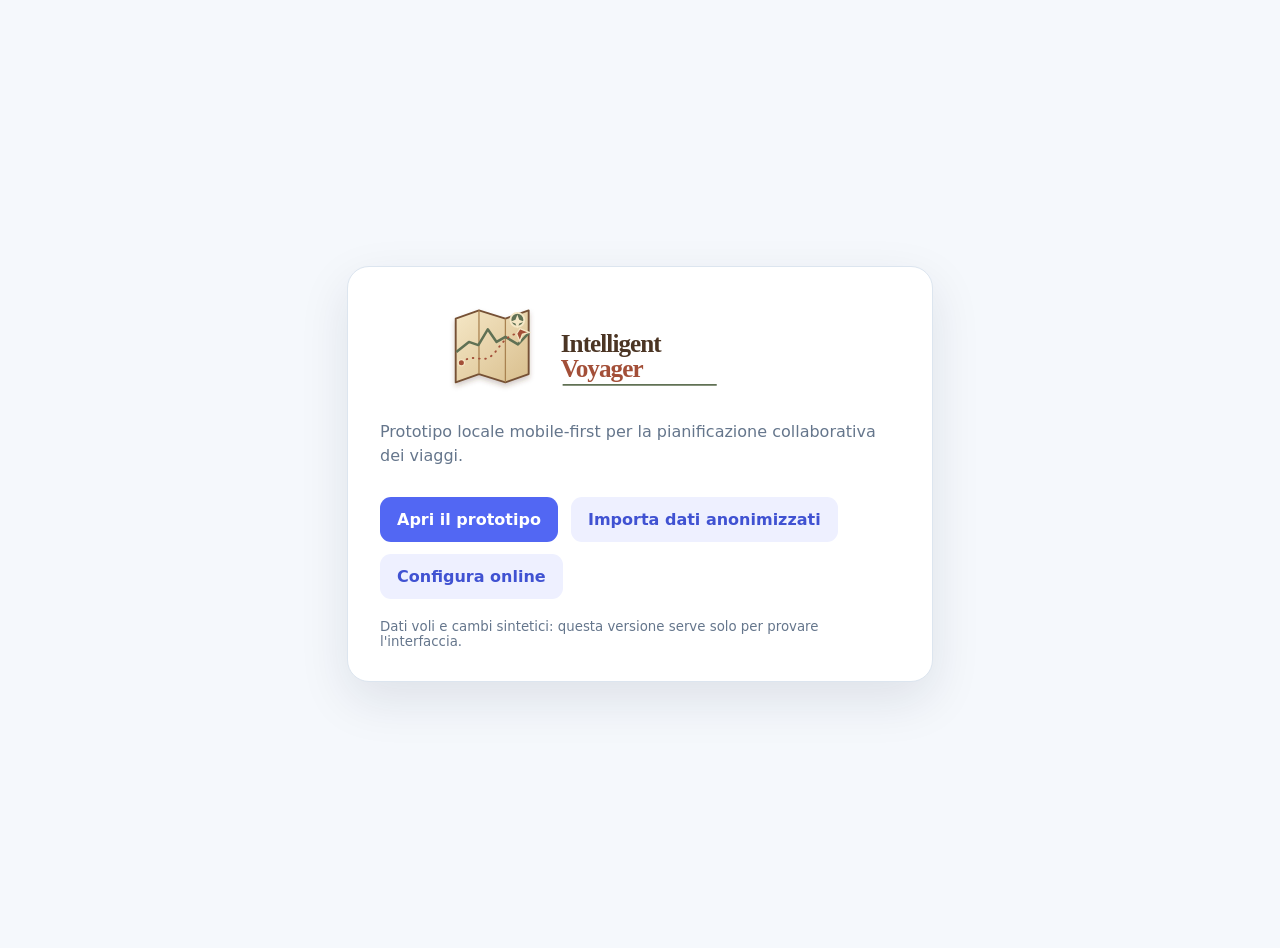
<file: AVVIA_APP.html>
<!doctype html>
<html lang="it">
<head>
  <meta charset="utf-8">
  <meta name="viewport" content="width=device-width, initial-scale=1">
  <title>Avvia Intelligent Voyager</title>
  <style>
    :root { color-scheme: light; font-family: system-ui, -apple-system, BlinkMacSystemFont, "Segoe UI", sans-serif; color: #15243a; background: #f5f8fc; }
    body { min-height: 100vh; display: grid; place-items: center; margin: 0; padding: 24px; }
    main { width: min(520px, 100%); padding: 32px; border: 1px solid #dce5ef; border-radius: 22px; background: white; box-shadow: 0 18px 50px rgba(19,34,56,.10); }
    .splash-logo { display: block; width: min(100%, 390px); height: auto; margin: 0 auto 20px; }
    .visually-hidden { position: absolute; width: 1px; height: 1px; padding: 0; margin: -1px; overflow: hidden; clip: rect(0,0,0,0); white-space: nowrap; border: 0; }
    h1 { margin: 0 0 10px; letter-spacing: -.04em; }
    p { color: #65768c; line-height: 1.55; }
    a { display: inline-block; margin: 12px 8px 0 0; padding: 13px 17px; border-radius: 11px; background: #5267f3; color: white; font-weight: 700; text-decoration: none; }
    a.secondary { background: #eef0ff; color: #4052d2; }
    small { display: block; margin-top: 20px; color: #65768c; }
  </style>
</head>
<body>
  <main>
    <img class="splash-logo" src="logo.svg" alt="Intelligent Voyager">
    <h1 class="visually-hidden">Intelligent Voyager</h1>
    <p>Prototipo locale mobile-first per la pianificazione collaborativa dei viaggi.</p>
    <a href="index.html">Apri il prototipo</a>
    <a class="secondary" href="IMPORTA_DATI.html">Importa dati anonimizzati</a>
    <a class="secondary" href="CONFIGURA_ONLINE.html">Configura online</a>
    <small>Dati voli e cambi sintetici: questa versione serve solo per provare l'interfaccia.</small>
  </main>
</body>
</html>
</file>
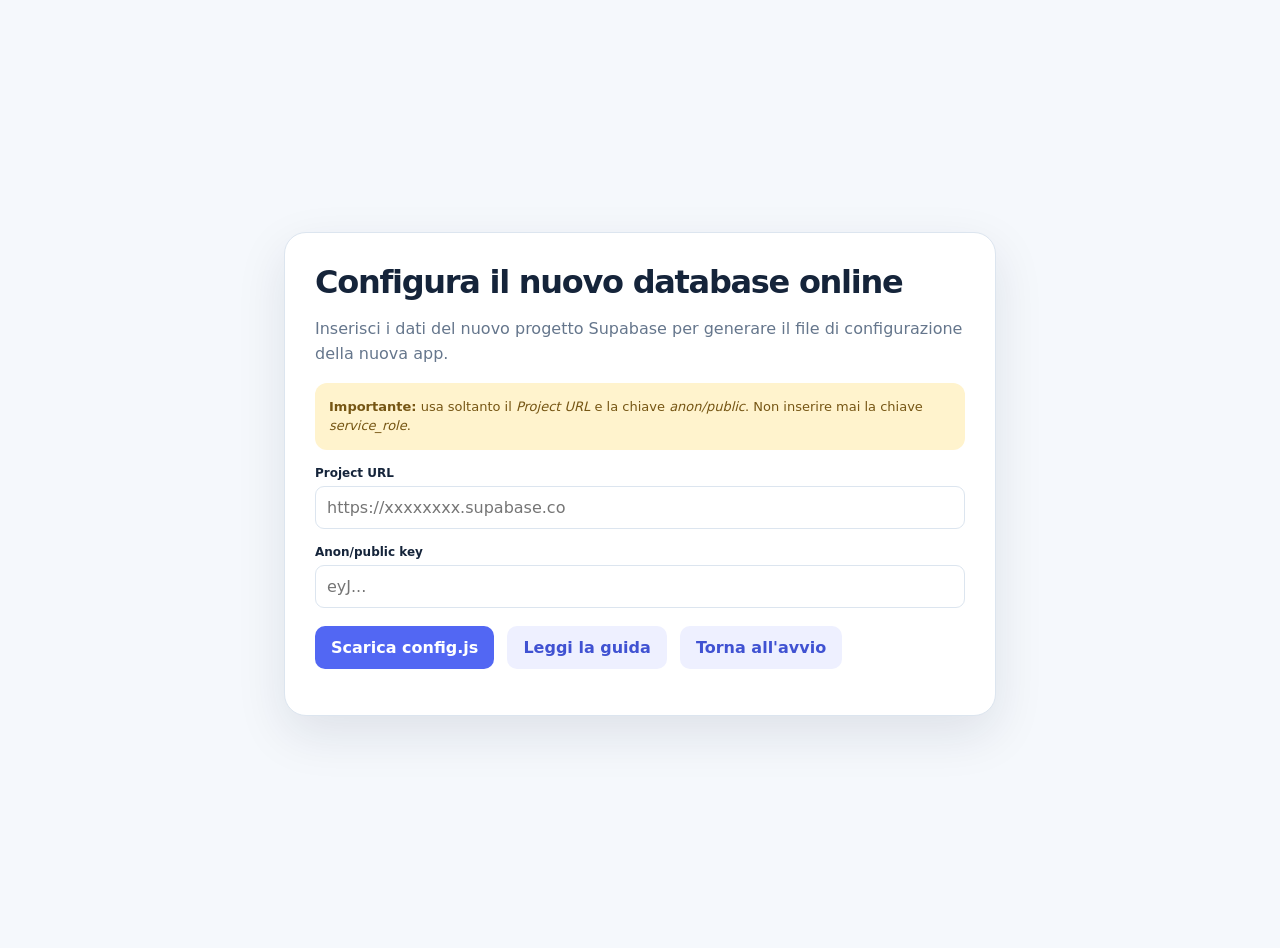
<file: CONFIGURA_ONLINE.html>
<!doctype html>
<html lang="it">
<head>
  <meta charset="utf-8">
  <meta name="viewport" content="width=device-width, initial-scale=1">
  <title>Configura collegamento online</title>
  <style>
    :root { font-family: system-ui, -apple-system, BlinkMacSystemFont, "Segoe UI", sans-serif; color: #15243a; background: #f5f8fc; }
    body { min-height: 100vh; display: grid; place-items: center; margin: 0; padding: 24px; }
    main { width: min(650px, 100%); padding: 30px; border: 1px solid #dce5ef; border-radius: 22px; background: white; box-shadow: 0 18px 50px rgba(19,34,56,.10); }
    h1 { margin: 0 0 10px; letter-spacing: -.04em; }
    p, li { color: #65768c; line-height: 1.55; }
    .notice { padding: 14px; border-radius: 12px; background: #fff3cd; color: #765614; font-size: 13px; line-height: 1.5; }
    label { display: block; margin: 16px 0 6px; font-size: 12px; font-weight: 800; }
    input { width: 100%; box-sizing: border-box; padding: 11px; border: 1px solid #dce5ef; border-radius: 9px; font: inherit; }
    button, a { display: inline-block; margin: 18px 8px 0 0; padding: 12px 16px; border: 0; border-radius: 10px; background: #5267f3; color: white; font: inherit; font-weight: 700; text-decoration: none; cursor: pointer; }
    a { background: #eef0ff; color: #4052d2; }
    #status { margin-top: 16px; color: #087d68; font-size: 13px; }
  </style>
</head>
<body>
  <main>
    <h1>Configura il nuovo database online</h1>
    <p>Inserisci i dati del nuovo progetto Supabase per generare il file di configurazione della nuova app.</p>
    <div class="notice"><strong>Importante:</strong> usa soltanto il <em>Project URL</em> e la chiave <em>anon/public</em>. Non inserire mai la chiave <em>service_role</em>.</div>
    <label for="url">Project URL</label>
    <input id="url" type="url" placeholder="https://xxxxxxxx.supabase.co" autocomplete="off">
    <label for="anonKey">Anon/public key</label>
    <input id="anonKey" type="text" placeholder="eyJ..." autocomplete="off">
    <button id="download">Scarica config.js</button>
    <a href="PUBBLICAZIONE_ONLINE.md">Leggi la guida</a>
    <a href="AVVIA_APP.html">Torna all'avvio</a>
    <div id="status"></div>
  </main>
  <script>
    document.getElementById('download').addEventListener('click', () => {
      const url = document.getElementById('url').value.trim();
      const anonKey = document.getElementById('anonKey').value.trim();
      const status = document.getElementById('status');
      if (!/^https:\/\/.+/.test(url) || !anonKey) { status.textContent = 'Inserisci un Project URL HTTPS e la chiave anon/public.'; status.style.color = '#d95c65'; return; }
      const content = `// Configurazione pubblica della nuova app.\\nwindow.TRAVEL_NEXT_SUPABASE_CONFIG = ${JSON.stringify({ url, anonKey }, null, 2)};\\n`;
      const blob = new Blob([content], { type: 'application/javascript' });
      const link = document.createElement('a');
      link.href = URL.createObjectURL(blob);
      link.download = 'config.js';
      link.click();
      URL.revokeObjectURL(link.href);
      status.textContent = 'config.js scaricato. Sostituiscilo nella cartella supabase prima di pubblicare la nuova app.';
      status.style.color = '#087d68';
    });
  </script>
</body>
</html>
</file>
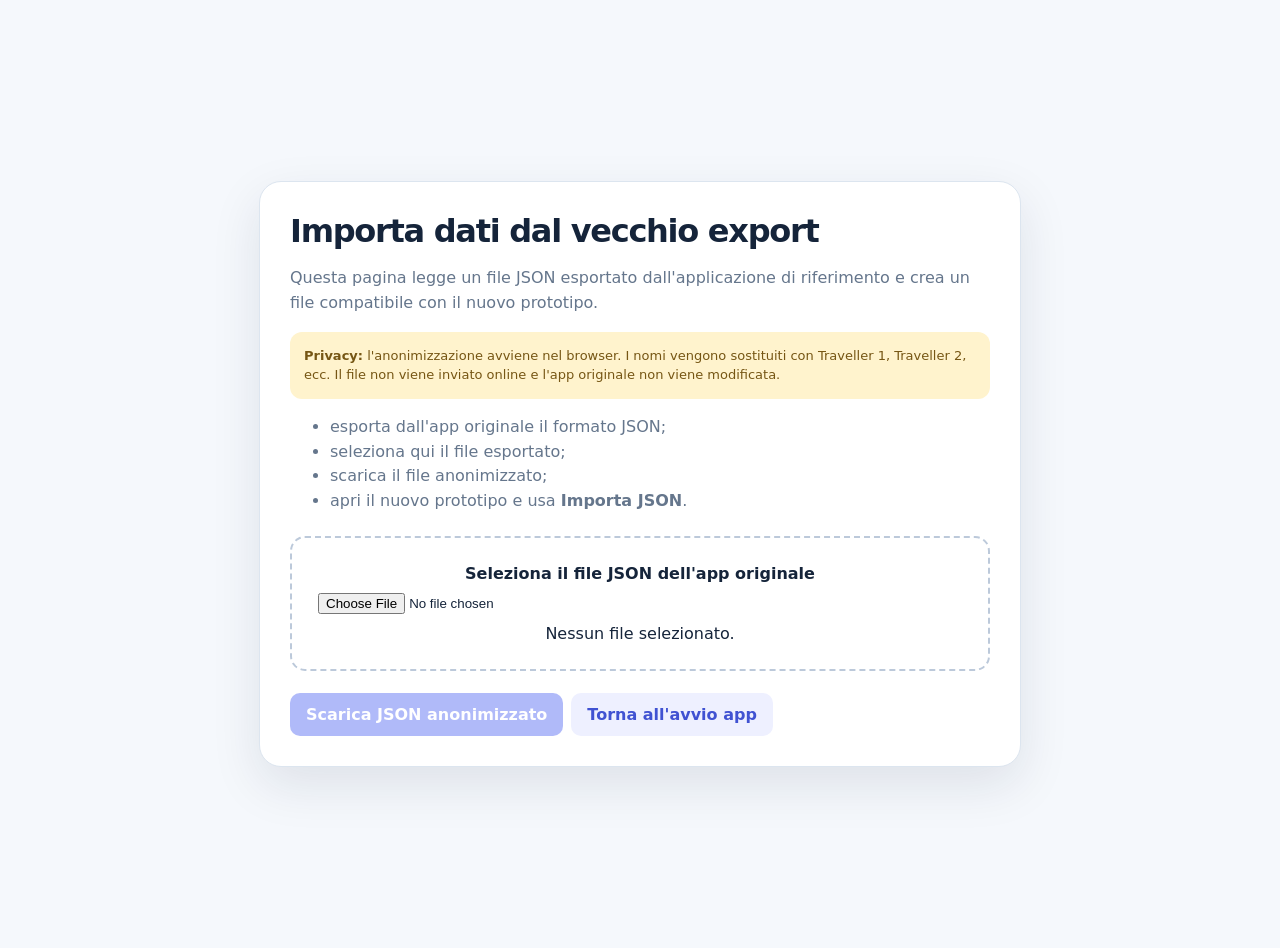
<file: IMPORTA_DATI.html>
<!doctype html>
<html lang="it">
<head>
  <meta charset="utf-8">
  <meta name="viewport" content="width=device-width, initial-scale=1">
  <title>Importa dati anonimizzati</title>
  <style>
    :root { font-family: system-ui, -apple-system, BlinkMacSystemFont, "Segoe UI", sans-serif; color: #15243a; background: #f5f8fc; }
    body { min-height: 100vh; display: grid; place-items: center; margin: 0; padding: 24px; }
    main { width: min(700px, 100%); padding: 30px; border: 1px solid #dce5ef; border-radius: 22px; background: white; box-shadow: 0 18px 50px rgba(19,34,56,.10); }
    h1 { margin: 0 0 10px; letter-spacing: -.04em; }
    p, li { color: #65768c; line-height: 1.55; }
    .notice { padding: 14px; border-radius: 12px; background: #fff3cd; color: #765614; font-size: 13px; line-height: 1.5; }
    .drop { display: grid; gap: 10px; margin: 22px 0; padding: 26px; border: 2px dashed #bcc9da; border-radius: 15px; text-align: center; }
    input[type=file] { width: 100%; }
    button, a { display: inline-block; padding: 12px 16px; border: 0; border-radius: 10px; background: #5267f3; color: white; font: inherit; font-weight: 700; text-decoration: none; cursor: pointer; }
    button:disabled { opacity: .45; cursor: not-allowed; }
    .secondary { background: #eef0ff; color: #4052d2; }
    .summary { display: none; margin-top: 18px; padding: 16px; border: 1px solid #9fe1d1; border-radius: 12px; background: #e1f7f1; }
    .actions { display: flex; flex-wrap: wrap; gap: 8px; margin-top: 14px; }
    code { background: #f0f3f8; padding: 2px 5px; border-radius: 5px; }
  </style>
</head>
<body>
  <main>
    <h1>Importa dati dal vecchio export</h1>
    <p>Questa pagina legge un file JSON esportato dall'applicazione di riferimento e crea un file compatibile con il nuovo prototipo.</p>
    <div class="notice"><strong>Privacy:</strong> l'anonimizzazione avviene nel browser. I nomi vengono sostituiti con Traveller 1, Traveller 2, ecc. Il file non viene inviato online e l'app originale non viene modificata.</div>
    <ul>
      <li>esporta dall'app originale il formato JSON;</li>
      <li>seleziona qui il file esportato;</li>
      <li>scarica il file anonimizzato;</li>
      <li>apri il nuovo prototipo e usa <strong>Importa JSON</strong>.</li>
    </ul>
    <div class="drop">
      <label for="sourceFile"><strong>Seleziona il file JSON dell'app originale</strong></label>
      <input id="sourceFile" type="file" accept="application/json,.json">
      <span id="status">Nessun file selezionato.</span>
    </div>
    <div id="summary" class="summary"></div>
    <div class="actions">
      <button id="download" disabled>Scarica JSON anonimizzato</button>
      <a class="secondary" href="AVVIA_APP.html">Torna all'avvio app</a>
    </div>
  </main>
  <script>
    const sourceFile = document.getElementById('sourceFile');
    const status = document.getElementById('status');
    const summary = document.getElementById('summary');
    const download = document.getElementById('download');
    let output = null;

    const categoryMap = {
      transport: 'flight', viaggio: 'flight', voli: 'flight', flight: 'flight',
      accommodation: 'accommodation', hotel: 'accommodation', casa: 'accommodation', alloggio: 'accommodation',
      car: 'car', auto: 'car', benzina: 'car',
      food: 'food', cibo: 'food', ristorante: 'food', spesa: 'food',
      activities: 'activities', attivita: 'activities', attività: 'activities',
      insurance: 'insurance', assicurazione: 'insurance',
      transfers: 'transfers', trasferimenti: 'transfers',
      other: 'other', altro: 'other', extra: 'other', generali: 'other'
    };

    function uid(prefix) { return `${prefix}_${Date.now()}_${Math.random().toString(36).slice(2, 8)}`; }
    function arr(value) { return Array.isArray(value) ? value : []; }
    function number(value) { const result = Number(value); return Number.isFinite(result) ? result : 0; }
    function personName(value) {
      if (typeof value === 'string') return value.trim();
      if (!value || typeof value !== 'object') return '';
      return String(value.name || value.fullName || value.displayName || value.nome || value.cognome || value.id || '').trim();
    }
    function keyForPerson(value) { return personName(value).toLowerCase(); }
    function category(value) { return categoryMap[String(value || 'other').toLowerCase()] || 'other'; }

    function createImporter(source) {
      const scenarios = arr(source.scenarios);
      const actuals = arr(source.actuals);
      const people = [];
      const addPerson = (value) => {
        const name = personName(value);
        if (name && !people.some((item) => item.toLowerCase() === name.toLowerCase())) people.push(name);
      };
      const collectParticipants = (value) => arr(value).forEach(addPerson);
      scenarios.forEach((item) => collectParticipants(item.participants));
      actuals.forEach((item) => {
        collectParticipants(item.participants);
        arr(item.expenses).forEach((expense) => {
          addPerson(expense.paidBy);
          arr(expense.sharedBy).forEach(addPerson);
        });
      });
      if (!people.length) people.push('Traveller');
      const peopleIds = new Map(people.map((name, index) => [name.toLowerCase(), `p-import-${index + 1}`]));
      const peopleById = (value) => {
        const name = personName(value);
        return peopleIds.get(name.toLowerCase()) || peopleIds.get(people[0].toLowerCase());
      };
      const participants = people.map((originalName, index) => ({ id: `p-import-${index + 1}`, name: `Traveller ${index + 1}`, email: '' }));
      const linesFromScenario = (scenario) => {
        const expenses = scenario.expenses && typeof scenario.expenses === 'object' && !Array.isArray(scenario.expenses) ? Object.entries(scenario.expenses) : arr(scenario.expenses).map((expense) => [expense.category || 'other', expense.amount]);
        return expenses.map(([key, value]) => ({ id: uid('line'), category: category(key), label: String(key), amount: number(typeof value === 'object' ? value.amount : value), currency: typeof value === 'object' && value.currency ? value.currency : 'EUR', allocation: 'total', source: 'import-anonymized', notes: 'Importato dall\'export originale', linkedForecastId: null }));
      };
      const importedScenarios = scenarios.map((scenario, index) => ({
        id: uid('scenario'),
        name: scenario.name || `Scenario importato ${index + 1}`,
        notes: scenario.notes || 'Importato dall\'export originale.',
        budgetLines: linesFromScenario(scenario),
        flightSearch: null,
        flightOffers: [],
        flightForecast: null,
        createdAt: new Date().toISOString(),
        updatedAt: new Date().toISOString()
      }));
      if (!importedScenarios.length) importedScenarios.push({ id: uid('scenario'), name: 'Scenario importato', notes: 'Creato dai dati importati.', budgetLines: [], flightSearch: null, flightOffers: [], flightForecast: null, createdAt: new Date().toISOString(), updatedAt: new Date().toISOString() });
      const importedExpenses = [];
      actuals.forEach((actual) => {
        arr(actual.expenses).forEach((expense) => {
          const sharedBy = arr(expense.sharedBy).map(peopleById).filter(Boolean);
          importedExpenses.push({
            id: uid('expense'),
            description: expense.description || 'Spesa importata',
            category: category(expense.category),
            amount: number(expense.amount),
            currency: expense.currency || 'EUR',
            amountEUR: number(expense.amountEUR ?? expense.amount),
            date: expense.date || '',
            paidBy: peopleById(expense.paidBy),
            sharedBy: sharedBy.length ? sharedBy : participants.map((person) => person.id),
            notes: expense.notes || 'Importata dall\'export originale',
            splitEqually: true,
            future: expense.isPaid === false
          });
        });
      });
      const first = scenarios[0] || actuals[0] || {};
      const tripParticipants = participants;
      const trip = {
        id: uid('trip'),
        name: first.name || 'Viaggio importato',
        destination: first.destination || 'Destinazione importata',
        destinationCode: '',
        startDate: first.startDate || '',
        endDate: first.endDate || '',
        baseCurrency: 'EUR',
        participants: tripParticipants,
        members: tripParticipants.map((person, index) => ({ name: person.name, email: '', role: index === 0 ? 'owner' : 'viewer', status: 'active' })),
        scenarios: importedScenarios,
        activeScenarioId: importedScenarios[0].id,
        actuals: { expenses: importedExpenses, payments: [] }
      };
      return { format: 'travel-business-case-anonymized-v1', createdAt: new Date().toISOString(), source: 'export originale anonimizzato localmente', trip, metadata: { scenarios: importedScenarios.length, expenses: importedExpenses.length, travellers: participants.length } };
    }

    sourceFile.addEventListener('change', async () => {
      const file = sourceFile.files && sourceFile.files[0];
      if (!file) return;
      try {
        const source = JSON.parse(await file.text());
        output = createImporter(source);
        summary.style.display = 'block';
        summary.innerHTML = `<strong>Anteprima pronta.</strong><br>${output.metadata.scenarios} scenari, ${output.metadata.expenses} spese e ${output.metadata.travellers} Traveller anonimizzati.`;
        status.textContent = 'File letto localmente. Nessun dato è stato inviato online.';
        download.disabled = false;
      } catch (error) {
        output = null;
        download.disabled = true;
        status.textContent = `Errore: ${error.message}`;
      }
    });

    download.addEventListener('click', () => {
      if (!output) return;
      const blob = new Blob([JSON.stringify(output, null, 2)], { type: 'application/json' });
      const link = document.createElement('a');
      link.href = URL.createObjectURL(blob);
      link.download = 'viaggio-importato-anonimizzato.json';
      link.click();
      URL.revokeObjectURL(link.href);
    });
  </script>
</body>
</html>
</file>
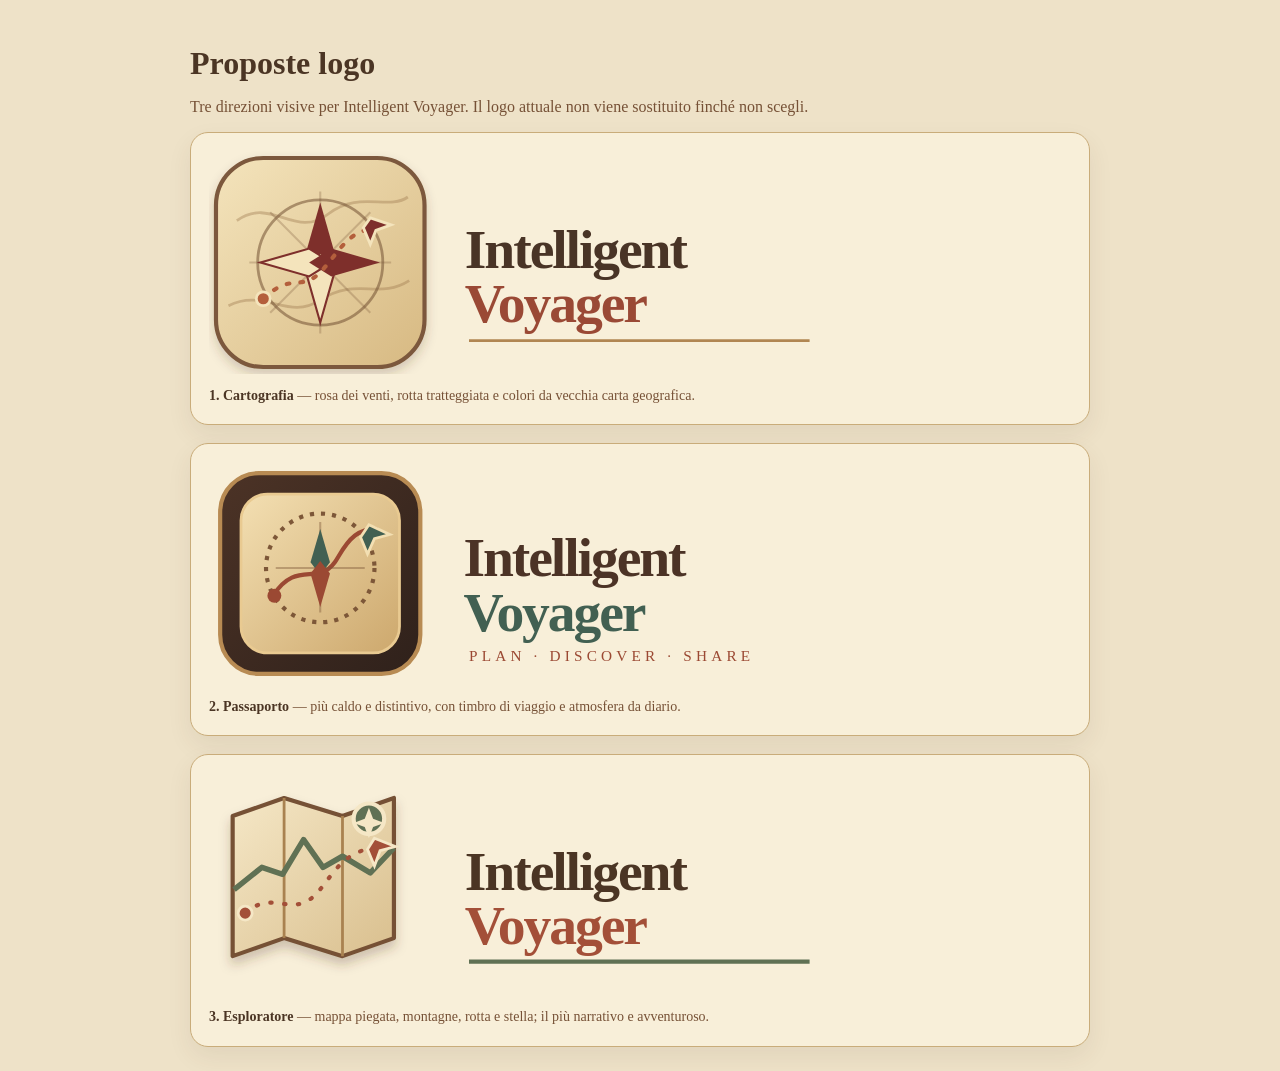
<file: LOGO_PROPOSTE.html>
<!doctype html>
<html lang="it">
<head>
  <meta charset="utf-8">
  <meta name="viewport" content="width=device-width, initial-scale=1">
  <title>Proposte logo — Intelligent Voyager</title>
  <style>
    :root { color: #4b3524; background: #eee2c8; font-family: Georgia, serif; }
    body { margin: 0; padding: 24px; }
    main { width: min(900px, 100%); margin: auto; }
    h1 { margin-bottom: 6px; }
    p { color: #765136; }
    .grid { display: grid; gap: 18px; }
    figure { margin: 0; padding: 18px; border: 1px solid #c9ac7a; border-radius: 18px; background: #f8efd9; box-shadow: 0 10px 25px rgba(75,53,36,.08); }
    img { display: block; width: 100%; height: auto; }
    figcaption { margin-top: 12px; color: #765136; font-size: 14px; line-height: 1.45; }
    strong { color: #4b3524; }
  </style>
</head>
<body>
  <main>
    <h1>Proposte logo</h1>
    <p>Tre direzioni visive per Intelligent Voyager. Il logo attuale non viene sostituito finché non scegli.</p>
    <div class="grid">
      <figure><img src="logo-proposta-cartografia.svg" alt="Proposta cartografia"><figcaption><strong>1. Cartografia</strong> — rosa dei venti, rotta tratteggiata e colori da vecchia carta geografica.</figcaption></figure>
      <figure><img src="logo-proposta-passaporto.svg" alt="Proposta passaporto"><figcaption><strong>2. Passaporto</strong> — più caldo e distintivo, con timbro di viaggio e atmosfera da diario.</figcaption></figure>
      <figure><img src="logo-proposta-esploratore.svg" alt="Proposta esploratore"><figcaption><strong>3. Esploratore</strong> — mappa piegata, montagne, rotta e stella; il più narrativo e avventuroso.</figcaption></figure>
    </div>
  </main>
</body>
</html>
</file>
